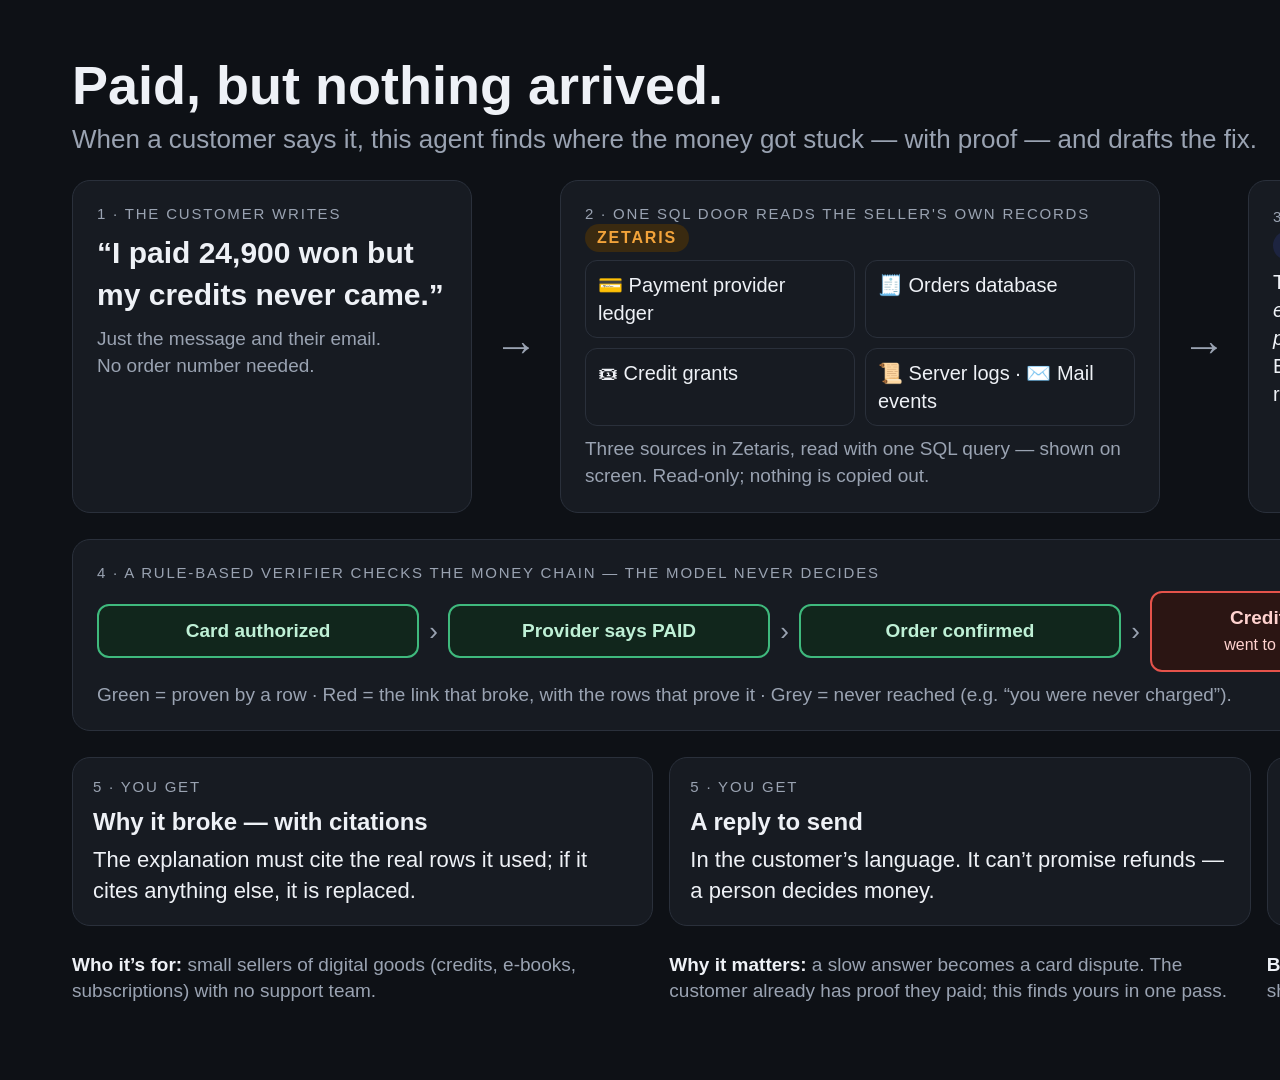
<file: docs/open-agent-2026-10-25/how-it-works.html>
<!doctype html>
<html lang="en"><head><meta charset="utf-8"><title>How it works</title>
<style>
:root{--bg:#0e1116;--card:#171b22;--line:#2a303b;--fg:#eef1f6;--mut:#9aa3b2;--green:#3fb97d;--red:#e5534b;--grey:#6b7280;--acc:#7aa2ff;--nv:#76b900;--zt:#f2a33a}
*{box-sizing:border-box}body{margin:0;width:1920px;height:1080px;background:var(--bg);color:var(--fg);font:22px/1.4 -apple-system,"Inter","Segoe UI",sans-serif;padding:56px 72px;display:flex;flex-direction:column;gap:26px}
h1{font-size:54px;margin:0;line-height:1.1}h1 small{display:block;font-size:26px;color:var(--mut);font-weight:500;margin-top:10px}
.row{display:flex;gap:22px;align-items:stretch}
.card{background:var(--card);border:1px solid var(--line);border-radius:18px;padding:22px 24px}
.k{font-size:15px;letter-spacing:.12em;text-transform:uppercase;color:var(--mut);margin-bottom:8px}
.msg{font-size:30px;font-weight:600}
.arrow{display:flex;align-items:center;font-size:44px;color:var(--mut)}
.src{display:grid;grid-template-columns:1fr 1fr;gap:10px}.src div{border:1px solid var(--line);border-radius:12px;padding:10px 12px;font-size:20px}
.chain{display:flex;gap:10px;align-items:center;margin-top:6px}
.l{flex:1;border-radius:12px;padding:12px 10px;text-align:center;font-size:19px;font-weight:600;border:2px solid}
.g{border-color:var(--green);color:#bff0d6;background:#11261c}.r{border-color:var(--red);color:#ffd2cf;background:#2b1513}.gr{border-color:var(--grey);color:#c8ccd3;background:#1b1e24}
.tag{display:inline-block;border-radius:999px;padding:3px 12px;font-size:16px;font-weight:600;margin-right:6px}
.tz{background:#3a2a10;color:var(--zt)}.tn{background:#1f2e0b;color:var(--nv)}.tm{background:#1d2440;color:var(--acc)}
.out{display:grid;grid-template-columns:1fr 1fr 1fr;gap:16px}
.out .card{padding:18px 20px}.out b{display:block;font-size:24px;margin-bottom:6px}
.foot{display:flex;gap:16px;font-size:19px;color:var(--mut)}.foot div{flex:1}.foot strong{color:var(--fg)}
</style></head><body>
<h1>Paid, but nothing arrived.<small>When a customer says it, this agent finds where the money got stuck — with proof — and drafts the fix.</small></h1>

<div class="row">
  <div class="card" style="flex:0 0 400px"><div class="k">1 · The customer writes</div><div class="msg">“I paid 24,900 won but my credits never came.”</div><div style="color:var(--mut);margin-top:10px;font-size:19px">Just the message and their email.<br>No order number needed.</div></div>
  <div class="arrow">→</div>
  <div class="card" style="flex:1"><div class="k">2 · One SQL door reads the seller's own records <span class="tag tz">Zetaris</span></div>
    <div class="src"><div>💳 Payment provider ledger</div><div>🧾 Orders database</div><div>🎟 Credit grants</div><div>📜 Server logs · ✉️ Mail events</div></div>
    <div style="color:var(--mut);margin-top:10px;font-size:19px">Three sources in Zetaris, read with one SQL query — shown on screen. Read-only; nothing is copied out.</div></div>
  <div class="arrow">→</div>
  <div class="card" style="flex:1"><div class="k">3 · The agent investigates <span class="tag tn">NVIDIA Nemotron</span><span class="tag tm">via Meterless Nightshift</span></div>
    <div style="font-size:20px">The model picks what to look up next: <i>no order under this email → who paid at the provider? → which order is that payment? → full history</i>.<br>Emails and card digits are masked before the model sees any row.</div></div>
</div>

<div class="card"><div class="k">4 · A rule-based verifier checks the money chain — the model never decides</div>
  <div class="chain"><div class="l g">Card authorized</div><div class="arrow" style="font-size:26px">›</div><div class="l g">Provider says PAID</div><div class="arrow" style="font-size:26px">›</div><div class="l g">Order confirmed</div><div class="arrow" style="font-size:26px">›</div><div class="l r">Credits granted ✕<br><span style="font-weight:500;font-size:16px">went to a typo’d address</span></div><div class="arrow" style="font-size:26px">›</div><div class="l r">Mail delivered ✕<br><span style="font-weight:500;font-size:16px">bounced</span></div></div>
  <div style="color:var(--mut);margin-top:10px;font-size:19px">Green = proven by a row · Red = the link that broke, with the rows that prove it · Grey = never reached (e.g. “you were never charged”).</div></div>

<div class="out">
  <div class="card"><div class="k">5 · You get</div><b>Why it broke — with citations</b>The explanation must cite the real rows it used; if it cites anything else, it is replaced.</div>
  <div class="card"><div class="k">5 · You get</div><b>A reply to send</b>In the customer’s language. It can’t promise refunds — a person decides money.</div>
  <div class="card"><div class="k">6 · You approve</div><b>The fix runs, the chain turns green</b>Re-grant, resend, move credits — only after you click Approve. Every fix is logged.</div>
</div>

<div class="foot"><div><strong>Who it’s for:</strong> small sellers of digital goods (credits, e-books, subscriptions) with no support team.</div><div><strong>Why it matters:</strong> a slow answer becomes a card dispute. The customer already has proof they paid; this finds yours in one pass.</div><div><strong>Built from real incidents:</strong> the cases are bugs we hit in our own shop, rebuilt with synthetic data.</div></div>
</body></html>
</file>
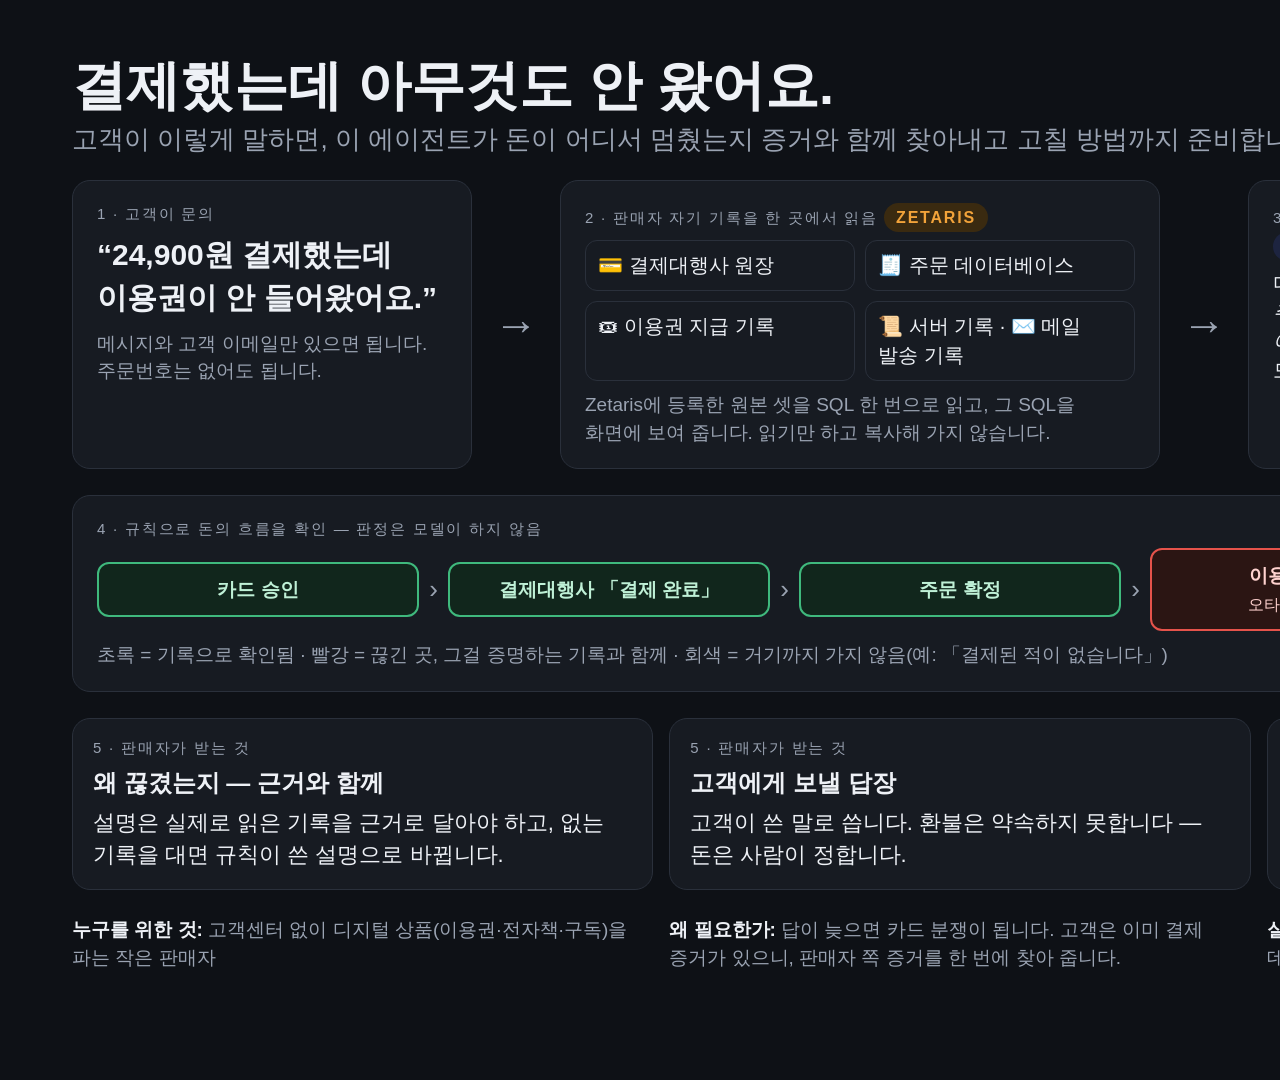
<file: docs/open-agent-2026-10-25/how-it-works_ko.html>
<!doctype html>
<html lang="ko"><head><meta charset="utf-8"><title>작동 원리</title>
<style>
:root{--bg:#0e1116;--card:#171b22;--line:#2a303b;--fg:#eef1f6;--mut:#9aa3b2;--green:#3fb97d;--red:#e5534b;--grey:#6b7280;--acc:#7aa2ff;--nv:#76b900;--zt:#f2a33a}
*{box-sizing:border-box;word-break:keep-all}body{margin:0;width:1920px;height:1080px;background:var(--bg);color:var(--fg);font:22px/1.45 "Pretendard","Apple SD Gothic Neo",-apple-system,sans-serif;padding:56px 72px;display:flex;flex-direction:column;gap:26px}
h1{font-size:54px;margin:0;line-height:1.1}h1 small{display:block;font-size:26px;color:var(--mut);font-weight:500;margin-top:10px}
.row{display:flex;gap:22px;align-items:stretch}
.card{background:var(--card);border:1px solid var(--line);border-radius:18px;padding:22px 24px}
.k{font-size:15px;letter-spacing:.12em;text-transform:uppercase;color:var(--mut);margin-bottom:8px}
.msg{font-size:30px;font-weight:600}
.arrow{display:flex;align-items:center;font-size:44px;color:var(--mut)}
.src{display:grid;grid-template-columns:1fr 1fr;gap:10px}.src div{border:1px solid var(--line);border-radius:12px;padding:10px 12px;font-size:20px}
.chain{display:flex;gap:10px;align-items:center;margin-top:6px}
.l{flex:1;border-radius:12px;padding:12px 10px;text-align:center;font-size:19px;font-weight:600;border:2px solid}
.g{border-color:var(--green);color:#bff0d6;background:#11261c}.r{border-color:var(--red);color:#ffd2cf;background:#2b1513}.gr{border-color:var(--grey);color:#c8ccd3;background:#1b1e24}
.tag{display:inline-block;border-radius:999px;padding:3px 12px;font-size:16px;font-weight:600;margin-right:6px}
.tz{background:#3a2a10;color:var(--zt)}.tn{background:#1f2e0b;color:var(--nv)}.tm{background:#1d2440;color:var(--acc)}
.out{display:grid;grid-template-columns:1fr 1fr 1fr;gap:16px}
.out .card{padding:18px 20px}.out b{display:block;font-size:24px;margin-bottom:6px}
.foot{display:flex;gap:16px;font-size:19px;color:var(--mut)}.foot div{flex:1}.foot strong{color:var(--fg)}
</style></head><body>
<h1>결제했는데 아무것도 안 왔어요.<small>고객이 이렇게 말하면, 이 에이전트가 돈이 어디서 멈췄는지 증거와 함께 찾아내고 고칠 방법까지 준비합니다.</small></h1>

<div class="row">
  <div class="card" style="flex:0 0 400px"><div class="k">1 · 고객이 문의</div><div class="msg">“24,900원 결제했는데 이용권이 안 들어왔어요.”</div><div style="color:var(--mut);margin-top:10px;font-size:19px">메시지와 고객 이메일만 있으면 됩니다.<br>주문번호는 없어도 됩니다.</div></div>
  <div class="arrow">→</div>
  <div class="card" style="flex:1"><div class="k">2 · 판매자 자기 기록을 한 곳에서 읽음 <span class="tag tz">Zetaris</span></div>
    <div class="src"><div>💳 결제대행사 원장</div><div>🧾 주문 데이터베이스</div><div>🎟 이용권 지급 기록</div><div>📜 서버 기록 · ✉️ 메일 발송 기록</div></div>
    <div style="color:var(--mut);margin-top:10px;font-size:19px">Zetaris에 등록한 원본 셋을 SQL 한 번으로 읽고, 그 SQL을 화면에 보여 줍니다. 읽기만 하고 복사해 가지 않습니다.</div></div>
  <div class="arrow">→</div>
  <div class="card" style="flex:1"><div class="k">3 · 에이전트가 조사 <span class="tag tn">NVIDIA Nemotron</span><span class="tag tm">Meterless Nightshift 경유</span></div>
    <div style="font-size:20px">다음에 무엇을 찾아볼지 모델이 고릅니다: <i>이 이메일로 된 주문이 없음 → 결제대행사에서 누가 결제했나? → 그 결제는 어느 주문인가? → 전체 기록</i>.<br>모델이 기록을 보기 전에 이메일 주소와 카드 번호를 가립니다.</div></div>
</div>

<div class="card"><div class="k">4 · 규칙으로 돈의 흐름을 확인 — 판정은 모델이 하지 않음</div>
  <div class="chain"><div class="l g">카드 승인</div><div class="arrow" style="font-size:26px">›</div><div class="l g">결제대행사 「결제 완료」</div><div class="arrow" style="font-size:26px">›</div><div class="l g">주문 확정</div><div class="arrow" style="font-size:26px">›</div><div class="l r">이용권 지급 ✕<br><span style="font-weight:500;font-size:16px">오타 난 주소로 감</span></div><div class="arrow" style="font-size:26px">›</div><div class="l r">안내 메일 ✕<br><span style="font-weight:500;font-size:16px">반송됨</span></div></div>
  <div style="color:var(--mut);margin-top:10px;font-size:19px">초록 = 기록으로 확인됨 · 빨강 = 끊긴 곳, 그걸 증명하는 기록과 함께 · 회색 = 거기까지 가지 않음(예: 「결제된 적이 없습니다」)</div></div>

<div class="out">
  <div class="card"><div class="k">5 · 판매자가 받는 것</div><b>왜 끊겼는지 — 근거와 함께</b>설명은 실제로 읽은 기록을 근거로 달아야 하고, 없는 기록을 대면 규칙이 쓴 설명으로 바뀝니다.</div>
  <div class="card"><div class="k">5 · 판매자가 받는 것</div><b>고객에게 보낼 답장</b>고객이 쓴 말로 씁니다. 환불은 약속하지 못합니다 — 돈은 사람이 정합니다.</div>
  <div class="card"><div class="k">6 · 판매자가 승인</div><b>수정이 실행되고 흐름이 초록으로</b>재지급·재발송·이용권 옮기기는 승인을 눌러야만 실행되고, 모두 기록에 남습니다.</div>
</div>

<div class="foot"><div><strong>누구를 위한 것:</strong> 고객센터 없이 디지털 상품(이용권·전자책·구독)을 파는 작은 판매자</div><div><strong>왜 필요한가:</strong> 답이 늦으면 카드 분쟁이 됩니다. 고객은 이미 결제 증거가 있으니, 판매자 쪽 증거를 한 번에 찾아 줍니다.</div><div><strong>실제 사고에서 출발:</strong> 사례는 저희 가게에서 실제로 겪은 오류를 가짜 데이터로 다시 만든 것입니다.</div></div>
</body></html>
</file>
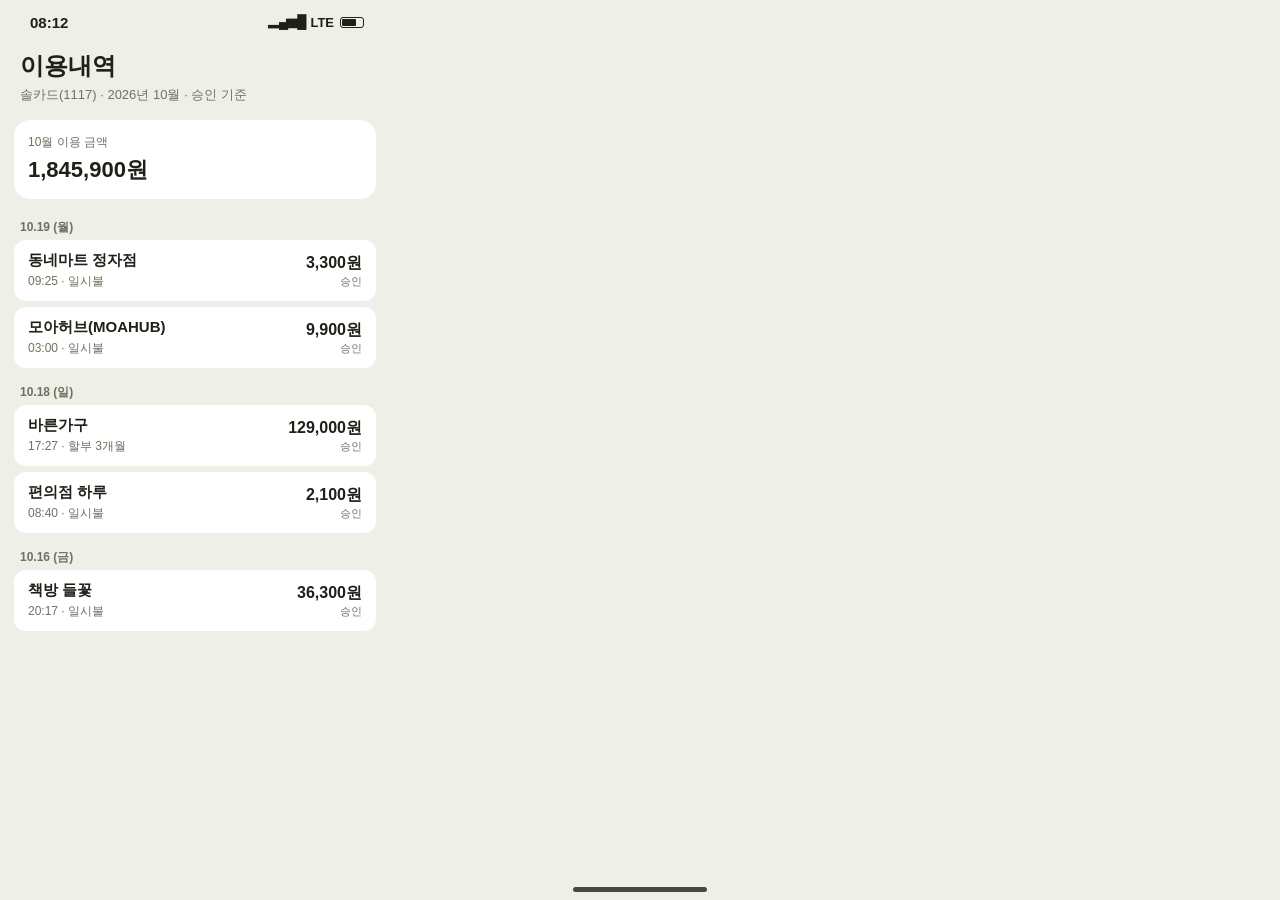
<file: scripts/demo_screens/statement_d05.html>
<!doctype html><html lang="ko"><head><meta charset="utf-8"><style>/* Shared phone-screen base. All app styles are fictional. */
* { box-sizing: border-box; margin: 0; padding: 0; }
html, body { width: 390px; height: 844px; overflow: hidden; }
body {
  font-family: "Apple SD Gothic Neo", "Hiragino Sans", "Hiragino Kaku Gothic ProN", sans-serif;
  background: var(--bg); color: var(--fg);
  -webkit-font-smoothing: antialiased;
}
body.ja { font-family: "Hiragino Sans", "Hiragino Kaku Gothic ProN", "Apple SD Gothic Neo", sans-serif; }
.sb { height: 44px; display: flex; justify-content: space-between; align-items: center;
      padding: 0 26px 0 30px; font-size: 15px; font-weight: 600; color: var(--sbfg, var(--fg)); background: var(--sbbg, transparent); }
.sb .r { display: flex; gap: 6px; align-items: center; font-size: 13px; }
.batt { display: inline-block; width: 24px; height: 11px; border: 1.5px solid currentColor; border-radius: 3px; position: relative; }
.batt i { position: absolute; left: 1px; top: 1px; bottom: 1px; background: currentColor; border-radius: 1px; }
.bars { letter-spacing: -2px; }
.home { position: absolute; bottom: 8px; left: 50%; width: 134px; height: 5px; margin-left: -67px; border-radius: 3px; background: var(--fg); opacity: .8; }
.muted { color: var(--muted); }
.num { font-variant-numeric: tabular-nums; }
/* crude-edit look, applied only in the "edit" render of a doctored image */
.edited.e1 { font-weight: 500 !important; font-size: 1.04em; letter-spacing: .2px; }
.edited.e2 { font-family: "Helvetica Neue", Arial, sans-serif !important; letter-spacing: .4px; }
.edited.e3 { font-size: .96em; position: relative; top: 1px; color: var(--edfg, inherit); }
.edited.e4 { font-weight: 800 !important; letter-spacing: -.3px; }

body { --bg:#eef0e8; --fg:#1d2117; --muted:#6c7360; --card:#fff; --acc:#5b6b2e; --line:#e3e6dc; }
.top { padding:6px 20px 4px; } .top h1 { font-size:24px; font-weight:800; }
.sub { padding:0 20px 10px; color:var(--muted); font-size:13px; }
.sum { background:var(--card); margin:6px 14px 10px; border-radius:16px; padding:14px; }
.sum .k { font-size:12px; color:var(--muted); } .sum .v { font-size:22px; font-weight:800; margin-top:4px; }
.day { padding:10px 20px 4px; font-size:12px; color:var(--muted); font-weight:700; }
.row { background:var(--card); margin:0 14px 6px; border-radius:12px; padding:11px 14px; display:flex; justify-content:space-between; align-items:center; }
.row .m { font-size:15px; font-weight:600; } .row .s { font-size:12px; color:var(--muted); margin-top:3px; }
.row .a { font-size:16px; font-weight:800; text-align:right; } .row .a small { display:block; font-size:11px; color:var(--muted); font-weight:500; }
</style></head><body>
<div class="sb"><span>08:12</span><span class="r"><span class="bars">▂▄▆█</span> LTE <span class="batt"><i style="width:64%"></i></span></span></div>
<div class="top"><h1>이용내역</h1></div>
<div class="sub">솔카드(1117) · 2026년 10월 · 승인 기준</div>
<div class="sum"><div class="k">10월 이용 금액</div><div class="v">1,845,900원</div></div>
<div class="day">10.19 (월)</div>
<div class="row"><div><div class="m">동네마트 정자점</div><div class="s">09:25 · 일시불</div></div><div class="a">3,300원<small>승인</small></div></div>
<div class="row"><div><div class="m">모아허브(MOAHUB)</div><div class="s">03:00 · 일시불</div></div><div class="a">9,900원<small>승인</small></div></div>
<div class="day">10.18 (일)</div>
<div class="row"><div><div class="m">바른가구</div><div class="s">17:27 · 할부 3개월</div></div><div class="a">129,000원<small>승인</small></div></div>
<div class="row"><div><div class="m">편의점 하루</div><div class="s">08:40 · 일시불</div></div><div class="a">2,100원<small>승인</small></div></div>
<div class="day">10.16 (금)</div>
<div class="row"><div><div class="m">책방 들꽃</div><div class="s">20:17 · 일시불</div></div><div class="a">36,300원<small>승인</small></div></div>
<div class="home"></div>
</body></html>
</file>
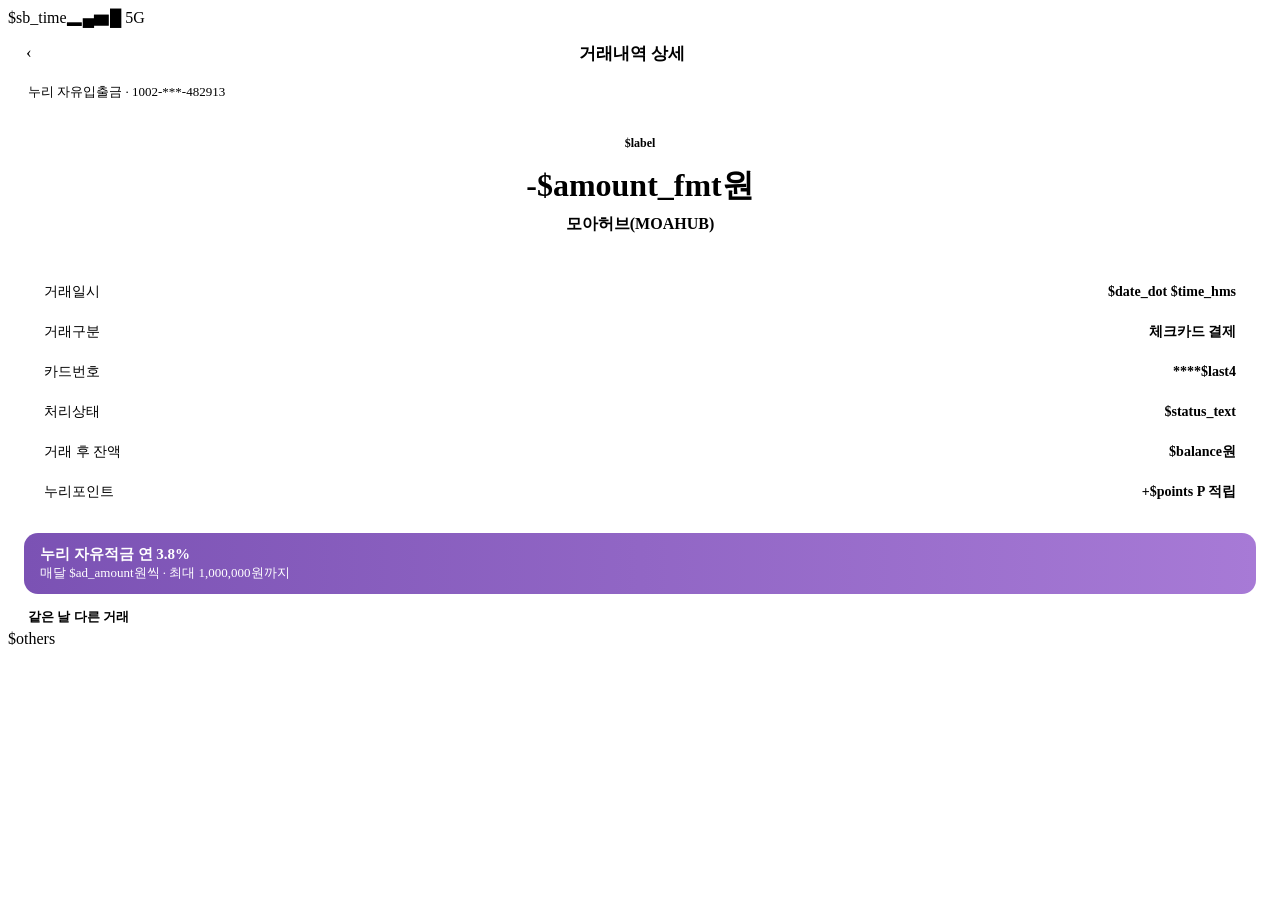
<file: scripts/eval_screens/templates/A_bank_detail.html>
<!doctype html><html lang="ko"><head><meta charset="utf-8"><style>$base
body { --bg:#f6f4fa; --fg:#1c1a24; --muted:#7a7488; --card:#fff; --line:#ebe7f2; --acc:#6a3fa0; --acc2:#f1e9fb; }
body.dark { --bg:#121016; --fg:#ece8f4; --muted:#9a93a8; --card:#1d1a23; --line:#2b2733; --acc:#b593e0; --acc2:#2a2236; }
.nav { height:48px; display:flex; align-items:center; padding:0 18px; font-size:17px; }
.nav b { flex:1; text-align:center; margin-right:22px; font-weight:700; }
.acct { margin:6px 20px 0; font-size:13px; color:var(--muted); }
.hero { background:var(--card); margin:10px 16px; border-radius:18px; padding:22px 20px 18px; text-align:center; }
.hero .lab { display:inline-block; background:var(--acc2); color:var(--acc); font-size:12px; font-weight:700; padding:3px 10px; border-radius:10px; }
.hero .amt { font-size:32px; font-weight:800; margin:10px 0 6px; }
.hero .mer { font-size:16px; font-weight:600; }
table { width:calc(100% - 32px); margin:0 16px; background:var(--card); border-radius:18px; padding:8px 18px; border-collapse:separate; }
th, td { font-size:14px; padding:10px 0; border-bottom:1px solid var(--line); }
tr:last-child th, tr:last-child td { border-bottom:none; }
th { text-align:left; color:var(--muted); font-weight:500; width:100px; }
td { text-align:right; font-weight:600; }
.banner { margin:12px 16px; border-radius:14px; padding:12px 16px; background:linear-gradient(90deg,#7b52b4,#a77ad6); color:#fff; font-size:13px; }
.banner b { font-size:15px; display:block; }
.sect { margin:14px 20px 4px; font-size:13px; font-weight:700; color:var(--muted); }
.li { display:flex; justify-content:space-between; margin:0 20px; padding:9px 0; border-bottom:1px solid var(--line); font-size:13px; }
.li span:last-child { font-weight:600; }
</style></head><body class="$bodyclass">
<div class="sb"><span>$sb_time</span><span class="r"><span class="bars">▂▄▆█</span> 5G <span class="batt"><i style="width:$batt_w"></i></span></span></div>
<div class="nav">‹ <b>거래내역 상세</b></div>
<div class="acct">누리 자유입출금 · 1002-***-482913</div>
<div class="hero"><span class="lab">$label</span>
 <div class="amt num"><span class="ef" id="t-amount">-$amount_fmt원</span></div>
 <div class="mer">모아허브(MOAHUB)</div></div>
<table>
 <tr><th>거래일시</th><td class="num"><span class="ef" id="t-dt">$date_dot $time_hms</span></td></tr>
 <tr><th>거래구분</th><td>체크카드 결제</td></tr>
 <tr><th>카드번호</th><td class="num">****$last4</td></tr>
 <tr><th>처리상태</th><td>$status_text</td></tr>
 <tr><th>거래 후 잔액</th><td class="num">$balance원</td></tr>
 <tr><th>누리포인트</th><td class="num">+$points P 적립</td></tr>
</table>
<div class="banner"><b>누리 자유적금 연 3.8%</b>매달 $ad_amount원씩 · 최대 1,000,000원까지</div>
<div class="sect">같은 날 다른 거래</div>
$others
<div class="home"></div>
</body></html>
</file>
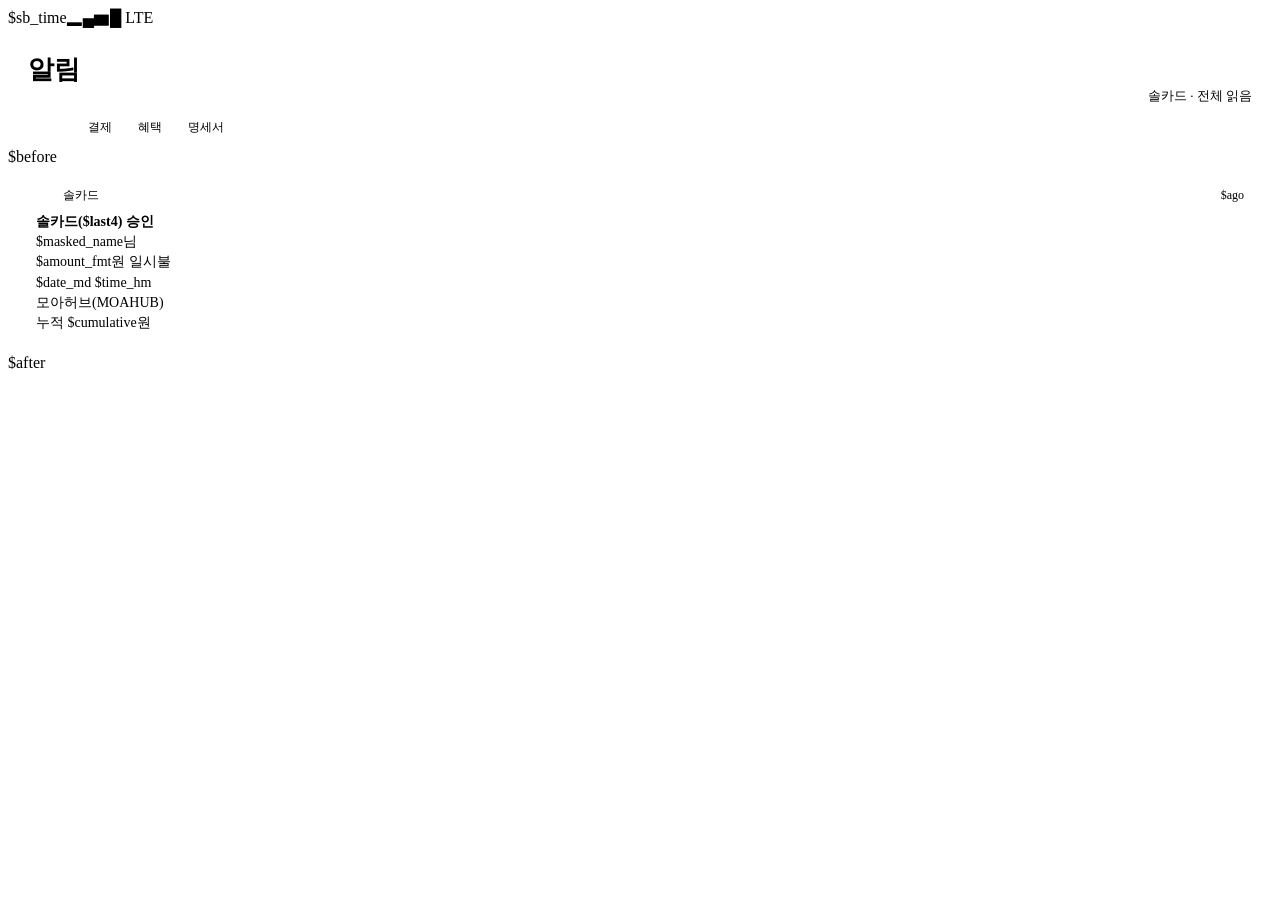
<file: scripts/eval_screens/templates/B_card_push_list.html>
<!doctype html><html lang="ko"><head><meta charset="utf-8"><style>$base
body { --bg:#eef0e8; --fg:#1d2117; --muted:#6c7360; --card:#fff; --acc:#5b6b2e; --line:#e3e6dc; }
body.dark { --bg:#0f110c; --fg:#e6eadc; --muted:#9aa18c; --card:#1b1e17; --acc:#a9bd6c; --line:#2a2e24; }
.top { padding:6px 20px 10px; display:flex; justify-content:space-between; align-items:flex-end; }
.top h1 { font-size:26px; font-weight:800; }
.top .tabs { font-size:13px; color:var(--muted); }
.chip { display:inline-block; font-size:12px; padding:4px 10px; border-radius:12px; background:var(--card); margin-right:6px; }
.chip.on { background:var(--acc); color:#fff; }
.chips { padding:0 20px 8px; }
.n { background:var(--card); margin:8px 14px; border-radius:16px; padding:12px 14px; }
.n .h { display:flex; align-items:center; font-size:12px; color:var(--muted); margin-bottom:6px; }
.n .ic { width:20px; height:20px; border-radius:6px; background:var(--acc); color:#fff; font-size:11px; font-weight:800; display:inline-flex; align-items:center; justify-content:center; margin-right:7px; }
.n .h .ago { margin-left:auto; }
.n .b { font-size:14px; line-height:1.45; white-space:pre-line; }
.n .b b { font-weight:700; }
.ad { background:#e9d9b2; color:#3e321a; }
body.dark .ad { background:#3a3220; color:#efe2c2; }
</style></head><body class="$bodyclass">
<div class="sb"><span>$sb_time</span><span class="r"><span class="bars">▂▄▆█</span> LTE <span class="batt"><i style="width:$batt_w"></i></span></span></div>
<div class="top"><h1>알림</h1><span class="tabs">솔카드 · 전체 읽음</span></div>
<div class="chips"><span class="chip on">전체</span><span class="chip">결제</span><span class="chip">혜택</span><span class="chip">명세서</span></div>
$before
<div class="n"><div class="h"><span class="ic">솔</span>솔카드<span class="ago">$ago</span></div>
<div class="b"><b>솔카드($last4) 승인</b>
$masked_name님
<span class="ef" id="t-amount">$amount_fmt원</span> 일시불
<span class="ef" id="t-dt">$date_md $time_hm</span>
모아허브(MOAHUB)
누적 $cumulative원</div></div>
$after
<div class="home"></div>
</body></html>
</file>
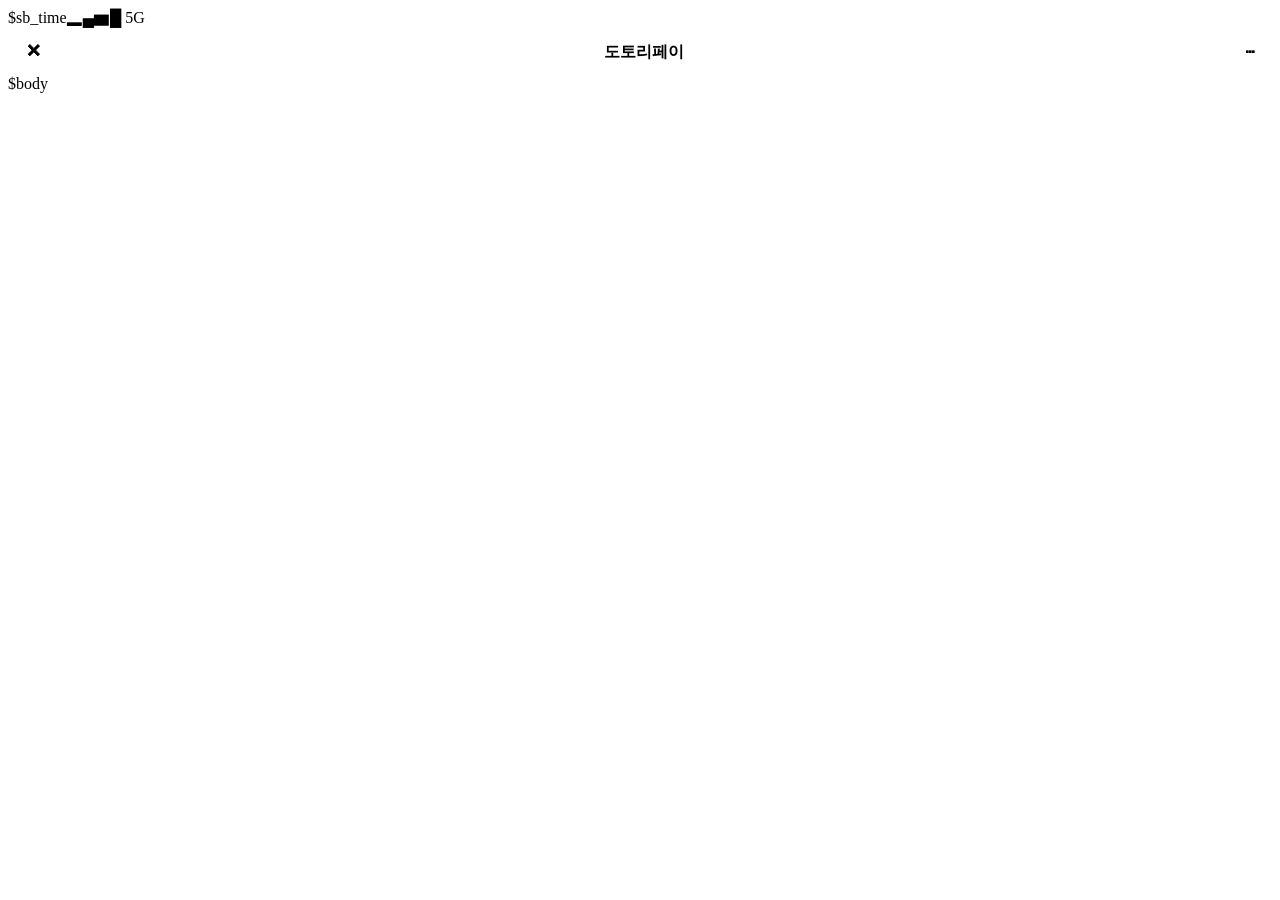
<file: scripts/eval_screens/templates/C_easypay_receipt.html>
<!doctype html><html lang="ko"><head><meta charset="utf-8"><style>$base
body { --bg:#fbf7f2; --fg:#2a2420; --muted:#8a7f76; --card:#fff; --acc:#c46a3c; --ok:#3c8f6a; --warn:#c48a1c; --line:#efe6dc; }
body.dark { --bg:#141110; --fg:#f1ebe5; --muted:#a49a91; --card:#201c19; --acc:#e59466; --ok:#6cc39a; --warn:#e2b04f; --line:#2f2a26; }
.nav { height:46px; display:flex; align-items:center; justify-content:space-between; padding:0 18px; font-size:16px; font-weight:700; }
.brand { color:var(--acc); font-weight:800; }
.st { text-align:center; margin-top:14px; }
.st .ic { width:58px; height:58px; border-radius:50%; margin:0 auto 10px; display:flex; align-items:center; justify-content:center; font-size:30px; color:#fff; background:var(--stc); }
.st .t { font-size:20px; font-weight:800; }
.st .s { font-size:13px; color:var(--muted); margin-top:4px; }
.amt { text-align:center; font-size:34px; font-weight:800; margin:14px 0 4px; }
.card { background:var(--card); margin:12px 16px; border-radius:18px; padding:6px 18px; }
.row { display:flex; justify-content:space-between; padding:10px 0; font-size:14px; border-bottom:1px solid var(--line); }
.row:last-child { border-bottom:none; }
.row span:first-child { color:var(--muted); }
.row span:last-child { font-weight:600; text-align:right; }
.bn { margin:10px 16px; border-radius:14px; padding:12px 16px; background:#2f6f62; color:#fff; font-size:13px; }
.bn b { display:block; font-size:15px; }
.btn { margin:14px 16px; border-radius:14px; padding:15px; text-align:center; font-weight:800; font-size:16px; background:var(--acc); color:#fff; }
.sel { margin:0 16px; }
.opt { background:var(--card); border-radius:14px; padding:13px 16px; margin-bottom:8px; font-size:14px; display:flex; justify-content:space-between; border:1.5px solid var(--line); }
</style></head><body class="$bodyclass">
<div class="sb"><span>$sb_time</span><span class="r"><span class="bars">▂▄▆█</span> 5G <span class="batt"><i style="width:$batt_w"></i></span></span></div>
<div class="nav"><span>✕</span><span class="brand">도토리페이</span><span>⋯</span></div>
$body
<div class="home"></div>
</body></html>
</file>
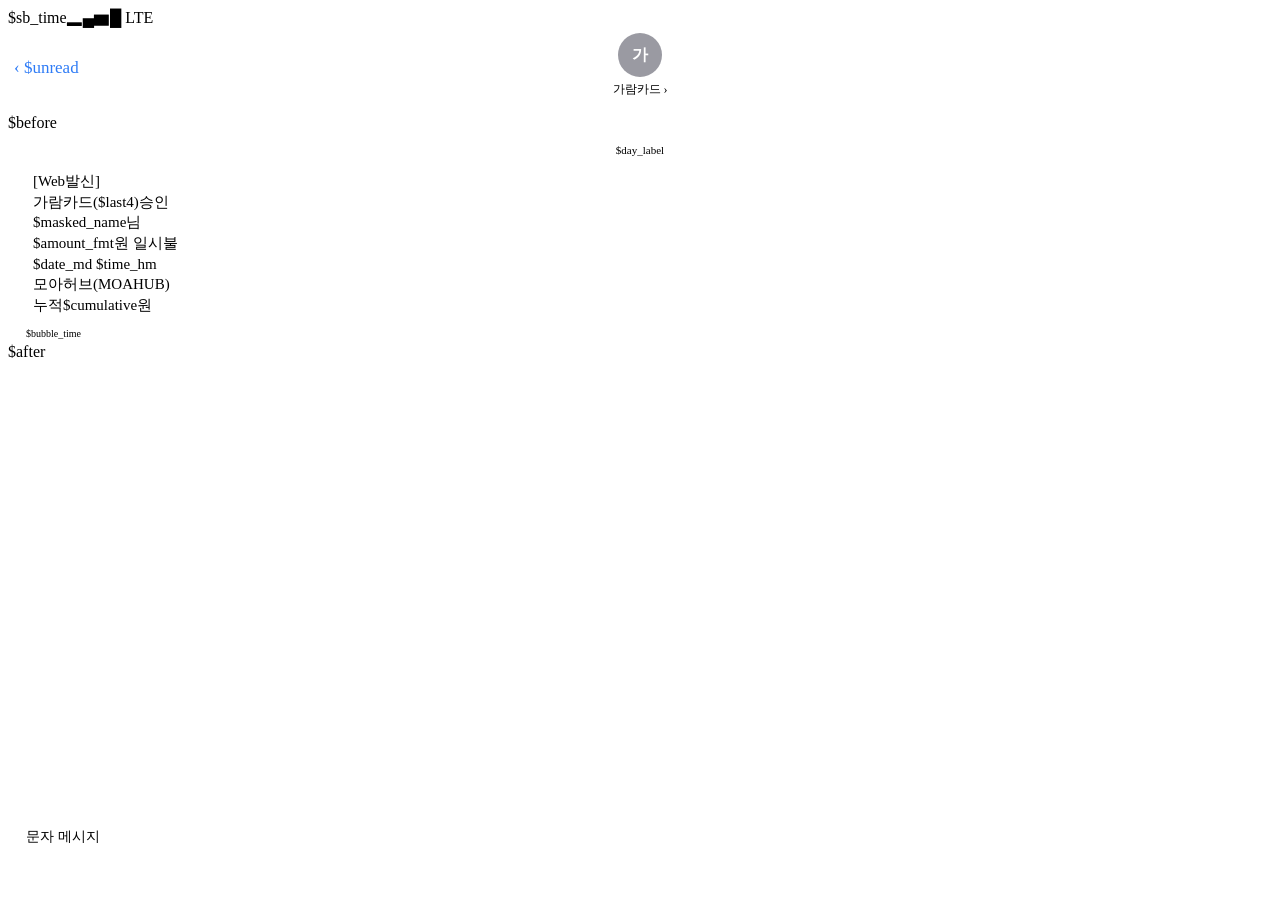
<file: scripts/eval_screens/templates/D_sms_approval.html>
<!doctype html><html lang="ko"><head><meta charset="utf-8"><style>$base
body { --bg:#ffffff; --fg:#111; --muted:#8e8e93; --bub:#e9e9eb; --line:#e5e5ea; }
body.dark { --bg:#000; --fg:#f2f2f7; --muted:#8e8e93; --bub:#26252a; --line:#2c2c2e; }
.hd { text-align:center; padding:4px 0 10px; border-bottom:1px solid var(--line); }
.hd .av { width:44px; height:44px; border-radius:50%; background:#9a9aa2; color:#fff; margin:0 auto 4px; display:flex; align-items:center; justify-content:center; font-weight:700; }
.hd .nm { font-size:12px; }
.hd .back { position:absolute; left:14px; top:58px; font-size:17px; color:#2f7cf6; }
.msgs { padding:6px 0; }
.day { text-align:center; font-size:11px; color:var(--muted); margin:12px 0 6px; }
.bb { max-width:78%; background:var(--bub); border-radius:18px; padding:9px 13px; margin:3px 12px; font-size:15px; line-height:1.38; white-space:pre-line; }
.tm { font-size:10px; color:var(--muted); margin:0 0 4px 18px; }
.inp { position:absolute; bottom:28px; left:12px; right:12px; height:36px; border:1px solid var(--line); border-radius:18px; font-size:14px; color:var(--muted); padding:8px 14px; }
</style></head><body class="$bodyclass">
<div class="sb"><span>$sb_time</span><span class="r"><span class="bars">▂▄▆█</span> LTE <span class="batt"><i style="width:$batt_w"></i></span></span></div>
<div class="hd"><span class="back">‹ $unread</span><div class="av">가</div><div class="nm">가람카드 ›</div></div>
<div class="msgs">
$before
<div class="day">$day_label</div>
<div class="bb">[Web발신]
가람카드($last4)승인
$masked_name님
<span class="ef" id="t-amount">$amount_fmt원</span> 일시불
<span class="ef" id="t-dt">$date_md $time_hm</span>
모아허브(MOAHUB)
누적$cumulative원</div>
<div class="tm">$bubble_time</div>
$after
</div>
<div class="inp">문자 메시지</div>
<div class="home"></div>
</body></html>
</file>
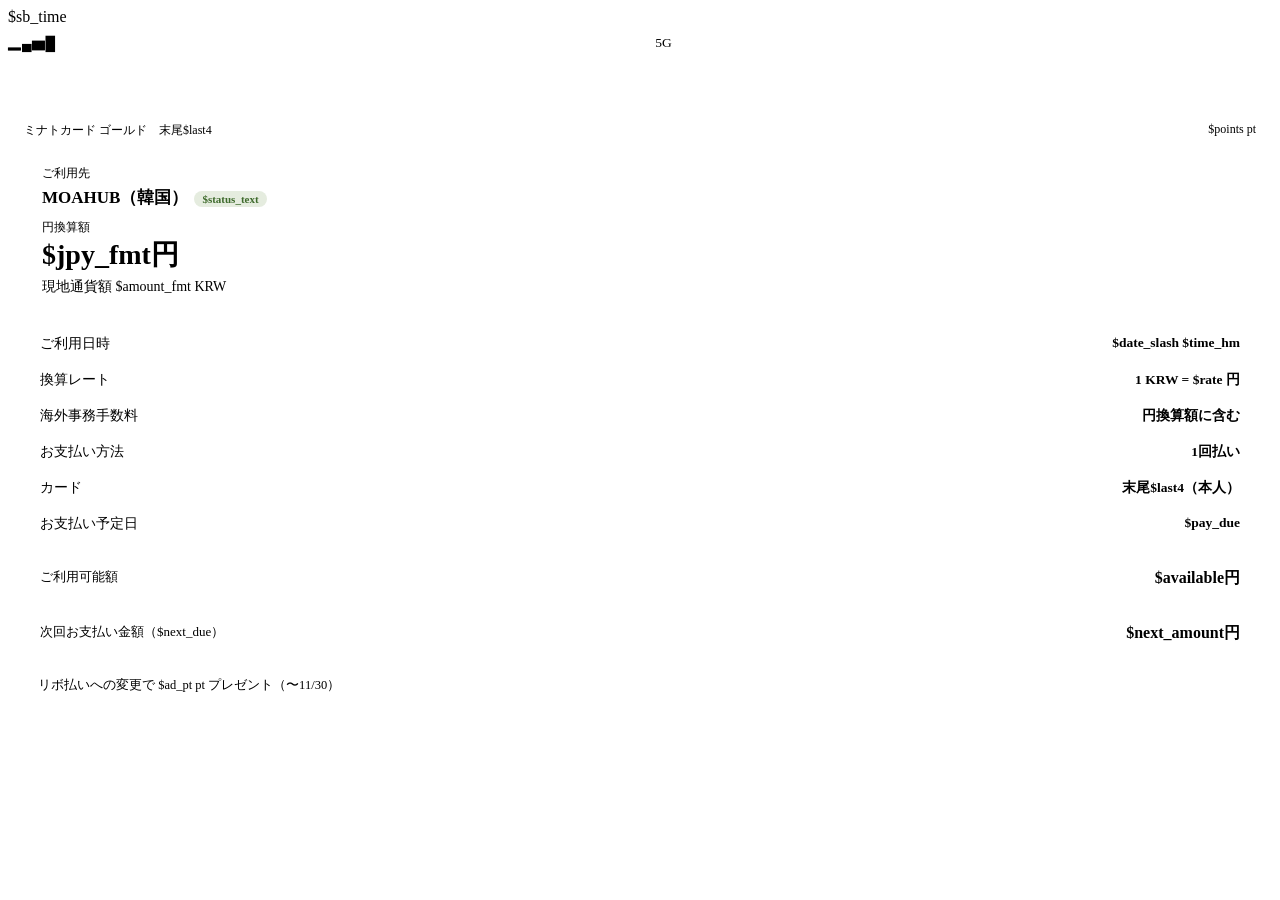
<file: scripts/eval_screens/templates/E_jp_card_detail.html>
<!doctype html><html lang="ja"><head><meta charset="utf-8"><style>$base
body { --bg:#f2f4f8; --fg:#1a2033; --muted:#6d7488; --card:#fff; --acc:#24345e; --gold:#b48a3c; --line:#e6e9f0; --navbg:#24345e; }
body.dark { --bg:#0d1018; --fg:#e7eaf3; --muted:#9097ab; --card:#181c27; --acc:#9fb1e0; --gold:#d6b06a; --line:#262b38; --navbg:#1b2440; }
.nav { height:48px; display:flex; align-items:center; padding:0 16px; font-size:16px; font-weight:700; background:var(--navbg); color:#fff; }

.nav b { flex:1; text-align:center; margin-right:20px; }
.cardmini { margin:12px 16px 0; font-size:12px; color:var(--muted); display:flex; justify-content:space-between; }
.hero { background:var(--card); margin:10px 16px; border-radius:14px; padding:16px 18px; }
.hero .k { font-size:12px; color:var(--muted); }
.hero .mer { font-size:17px; font-weight:700; margin:4px 0 10px; }
.hero .jpy { font-size:28px; font-weight:800; }
.hero .krw { font-size:14px; margin-top:4px; }
.tag { display:inline-block; font-size:11px; padding:2px 8px; border-radius:8px; background:#e5ecdf; color:#3e6a2c; font-weight:700; margin-left:6px; vertical-align:middle; }
.list { background:var(--card); margin:0 16px; border-radius:14px; padding:4px 16px; }
.r { display:flex; justify-content:space-between; padding:9px 0; font-size:13.5px; border-bottom:1px solid var(--line); }
.r:last-child { border-bottom:none; }
.r span:first-child { color:var(--muted); }
.r span:last-child { font-weight:600; text-align:right; }
.sum { margin:10px 16px; background:var(--card); border-radius:14px; padding:12px 16px; font-size:13px; display:flex; justify-content:space-between; }
.sum b { font-size:16px; }
.ad { margin:10px 16px; padding:11px 14px; border-radius:12px; border:1px solid var(--gold); color:var(--gold); font-size:12.5px; }
</style></head><body class="ja $bodyclass">
<div class="sb" style="--sbbg:var(--navbg);--sbfg:#fff"><span>$sb_time</span><span class="r"><span class="bars">▂▄▆█</span> 5G <span class="batt"><i style="width:$batt_w"></i></span></span></div>
<div class="nav">‹ <b>ご利用明細の詳細</b></div>
<div class="cardmini"><span>ミナトカード ゴールド　末尾$last4</span><span>$points pt</span></div>
<div class="hero"><div class="k">ご利用先</div><div class="mer">MOAHUB（韓国）<span class="tag">$status_text</span></div>
 <div class="k">円換算額</div><div class="jpy num">$jpy_fmt円</div>
 <div class="krw num">現地通貨額 <span class="ef" id="t-amount">$amount_fmt KRW</span></div></div>
<div class="list">
 <div class="r"><span>ご利用日時</span><span class="num"><span class="ef" id="t-dt">$date_slash $time_hm</span></span></div>
 <div class="r"><span>換算レート</span><span class="num">1 KRW = $rate 円</span></div>
 <div class="r"><span>海外事務手数料</span><span>円換算額に含む</span></div>
 <div class="r"><span>お支払い方法</span><span>1回払い</span></div>
 <div class="r"><span>カード</span><span class="num">末尾$last4（本人）</span></div>
 <div class="r"><span>お支払い予定日</span><span class="num">$pay_due</span></div>
</div>
<div class="sum"><span>ご利用可能額</span><b class="num">$available円</b></div>
<div class="sum"><span>次回お支払い金額（$next_due）</span><b class="num">$next_amount円</b></div>
<div class="ad">リボ払いへの変更で $ad_pt pt プレゼント（〜11/30）</div>
<div class="home"></div>
</body></html>
</file>
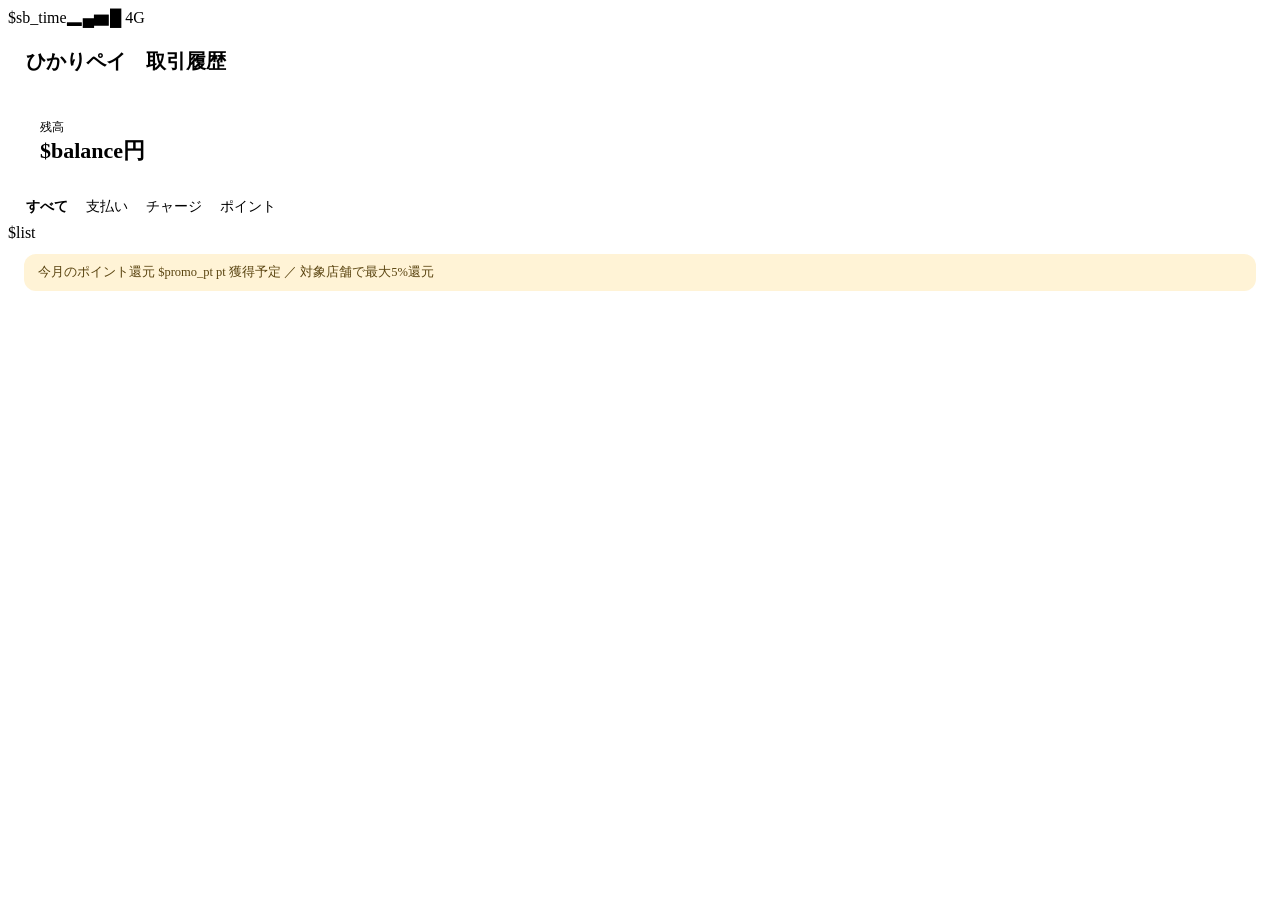
<file: scripts/eval_screens/templates/F_jp_pay_history.html>
<!doctype html><html lang="ja"><head><meta charset="utf-8"><style>$base
body { --bg:#ffffff; --fg:#17201a; --muted:#78837b; --acc:#7cbf2f; --line:#edf0ec; --soft:#f3f8ec; --neg:#17201a; --pend:#c4791c; }
body.dark { --bg:#0e110e; --fg:#e9efe6; --muted:#97a294; --acc:#9ad44f; --line:#232823; --soft:#182016; --neg:#e9efe6; --pend:#e8a548; }
.hd { padding:6px 18px 10px; }
.hd h1 { font-size:20px; font-weight:800; }
.bal { margin:6px 16px 10px; background:var(--soft); border-radius:16px; padding:14px 16px; display:flex; justify-content:space-between; align-items:center; }
.bal .k { font-size:12px; color:var(--muted); }
.bal .v { font-size:22px; font-weight:800; }
.bal .btn { background:var(--acc); color:#fff; font-weight:700; font-size:13px; border-radius:16px; padding:7px 14px; }
.tabs { display:flex; gap:18px; padding:0 18px; font-size:14px; border-bottom:1px solid var(--line); }
.tabs span { padding:8px 0; color:var(--muted); }
.tabs .on { color:var(--fg); font-weight:700; border-bottom:2.5px solid var(--acc); }
.dh { padding:12px 18px 4px; font-size:12.5px; color:var(--muted); font-weight:700; background:var(--bg); }
.it { display:flex; padding:10px 18px; border-bottom:1px solid var(--line); align-items:center; }
.it .ic { width:36px; height:36px; border-radius:50%; background:var(--soft); display:flex; align-items:center; justify-content:center; font-size:15px; margin-right:12px; }
.it .m { flex:1; }
.it .m .t { font-size:14.5px; font-weight:600; }
.it .m .s { font-size:12px; color:var(--muted); margin-top:2px; }
.it .a { text-align:right; font-weight:700; font-size:15px; }
.it .a .s2 { font-size:11.5px; color:var(--muted); font-weight:500; margin-top:2px; }
.pend { color:var(--pend); }
.promo { margin:12px 16px; border-radius:12px; padding:10px 14px; background:#fff3d6; color:#5a4410; font-size:12.5px; }
body.dark .promo { background:#33290f; color:#f2dca0; }
</style></head><body class="ja $bodyclass">
<div class="sb"><span>$sb_time</span><span class="r"><span class="bars">▂▄▆█</span> 4G <span class="batt"><i style="width:$batt_w"></i></span></span></div>
<div class="hd"><h1>ひかりペイ　取引履歴</h1></div>
<div class="bal"><div><div class="k">残高</div><div class="v num">$balance円</div></div><span class="btn">チャージ</span></div>
<div class="tabs"><span class="on">すべて</span><span>支払い</span><span>チャージ</span><span>ポイント</span></div>
$list
<div class="promo">今月のポイント還元 $promo_pt pt 獲得予定 ／ 対象店舗で最大5%還元</div>
<div class="home"></div>
</body></html>
</file>
